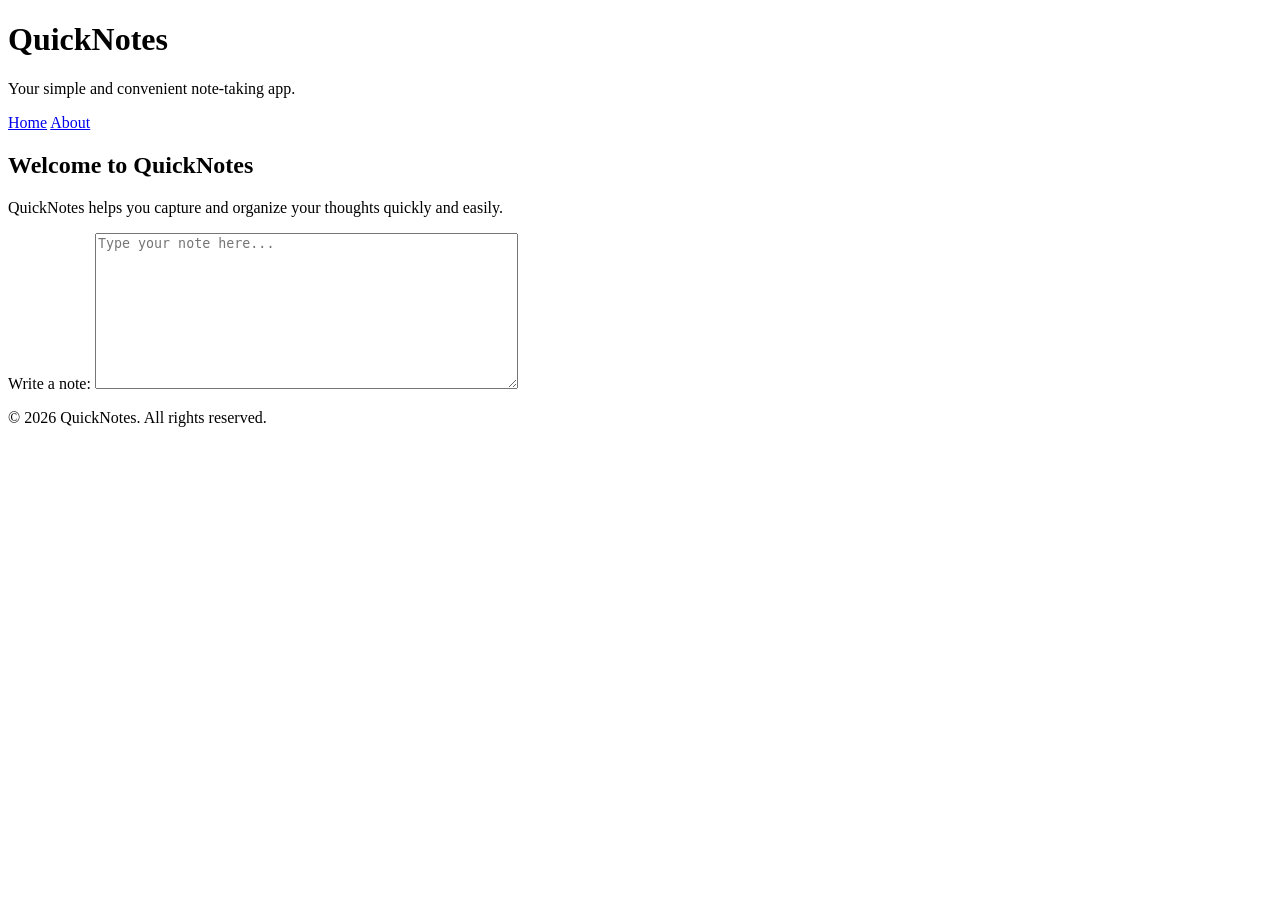
<file: day1/index.html>
<!DOCTYPE html>
<html lang="en">
<head>
    <meta charset="UTF-8">
    <meta name="viewport" content="width=device-width, initial-scale=1.0">
    <title>QuickNotes</title>
</head>
<body>
    <header>
        <h1>QuickNotes</h1>
        <p>Your simple and convenient note-taking app.</p>

        <nav>
            <a href="index.html">Home</a>
            <a href="about.html">About</a>
        </nav>
    </header>

    <main>
        <h2>Welcome to QuickNotes</h2>
        <p>QuickNotes helps you capture and organize your thoughts quickly and easily.</p>

        <label for="note">Write a note:</label>
        <textarea id="note" name="note" rows="10" cols="50"
            placeholder="Type your note here..."></textarea>
    </main>

    <footer>
        <p>&copy; 2026 QuickNotes. All rights reserved.</p>
    </footer>
</body>
</html>
</file>
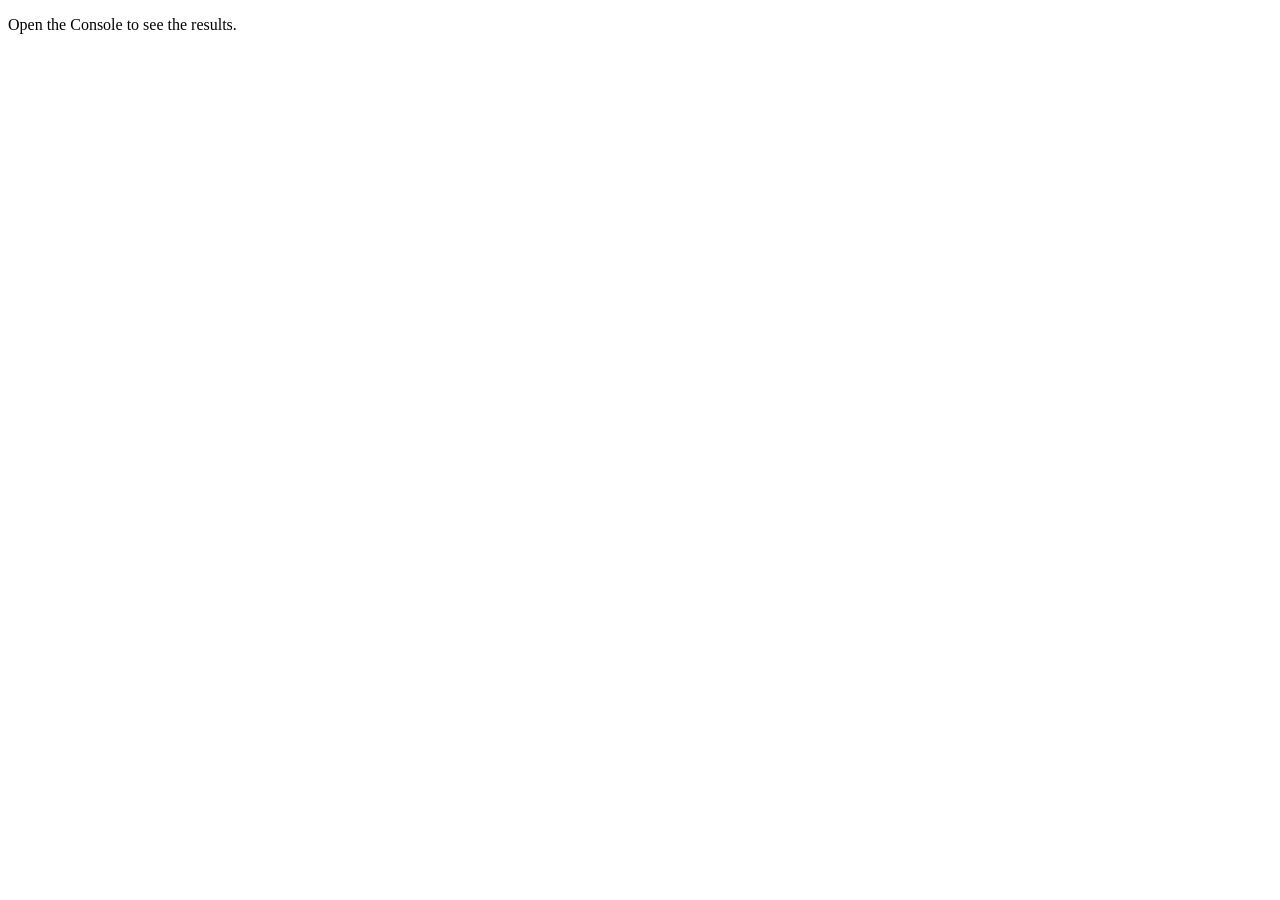
<file: day3/index.html>
<!DOCTYPE html>
<html lang="en">
<head>
    <meta charset="UTF-8">
    <meta name="viewport" content="width=device-width, initial-scale=1.0">
    <title>Notes Toolkit</title>
    <script src="script.js" defer></script>
</head>
<body>
    <p>Open the Console to see the results.</p>
</body>
</html>
</file>
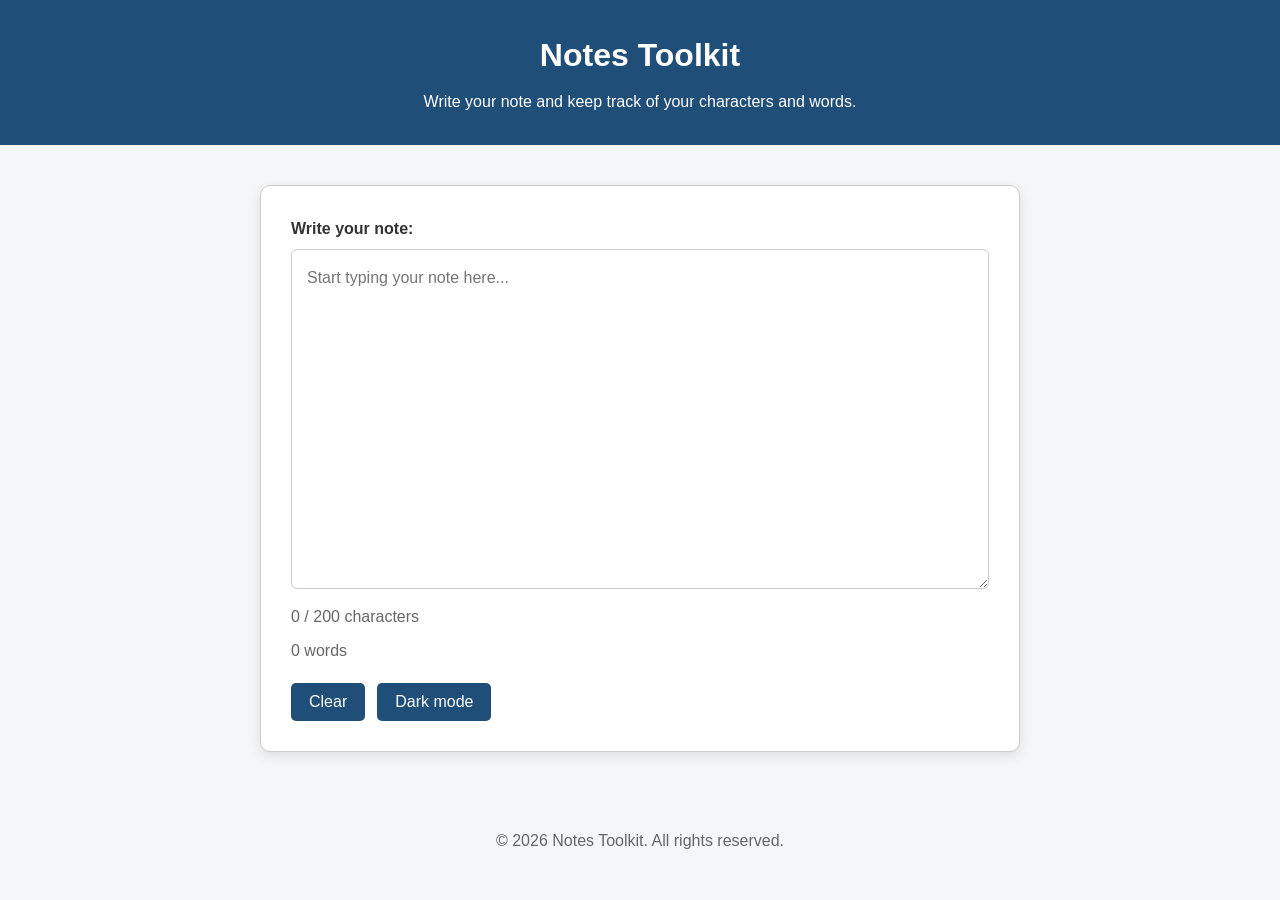
<file: day4/index.html>
<!DOCTYPE html>
<html lang="en">
<head>
    <meta charset="UTF-8">
    <meta name="viewport" content="width=device-width, initial-scale=1.0">
    <title>Live Character Counter and Dark Mode</title>

    <link rel="stylesheet" href="style.css">
    <script src="script.js" defer></script>
</head>
<body>
    <header>
        <h1>Notes Toolkit</h1>
        <p>Write your note and keep track of your characters and words.</p>
    </header>

    <main>
        <section class="note-card">
            <label for="note-text">Write your note:</label>

            <textarea
                id="note-text"
                rows="12"
                maxlength="200"
                placeholder="Start typing your note here..."
            ></textarea>

            <p id="char-count">0 / 200 characters</p>
            <p id="word-count">0 words</p>

            <div class="actions">
                <button type="button" id="clear-btn">Clear</button>
                <button type="button" id="theme-toggle">Dark mode</button>
            </div>
        </section>
    </main>

    <footer>
        <p>&copy; 2026 Notes Toolkit. All rights reserved.</p>
    </footer>
</body>
</html>
</file>
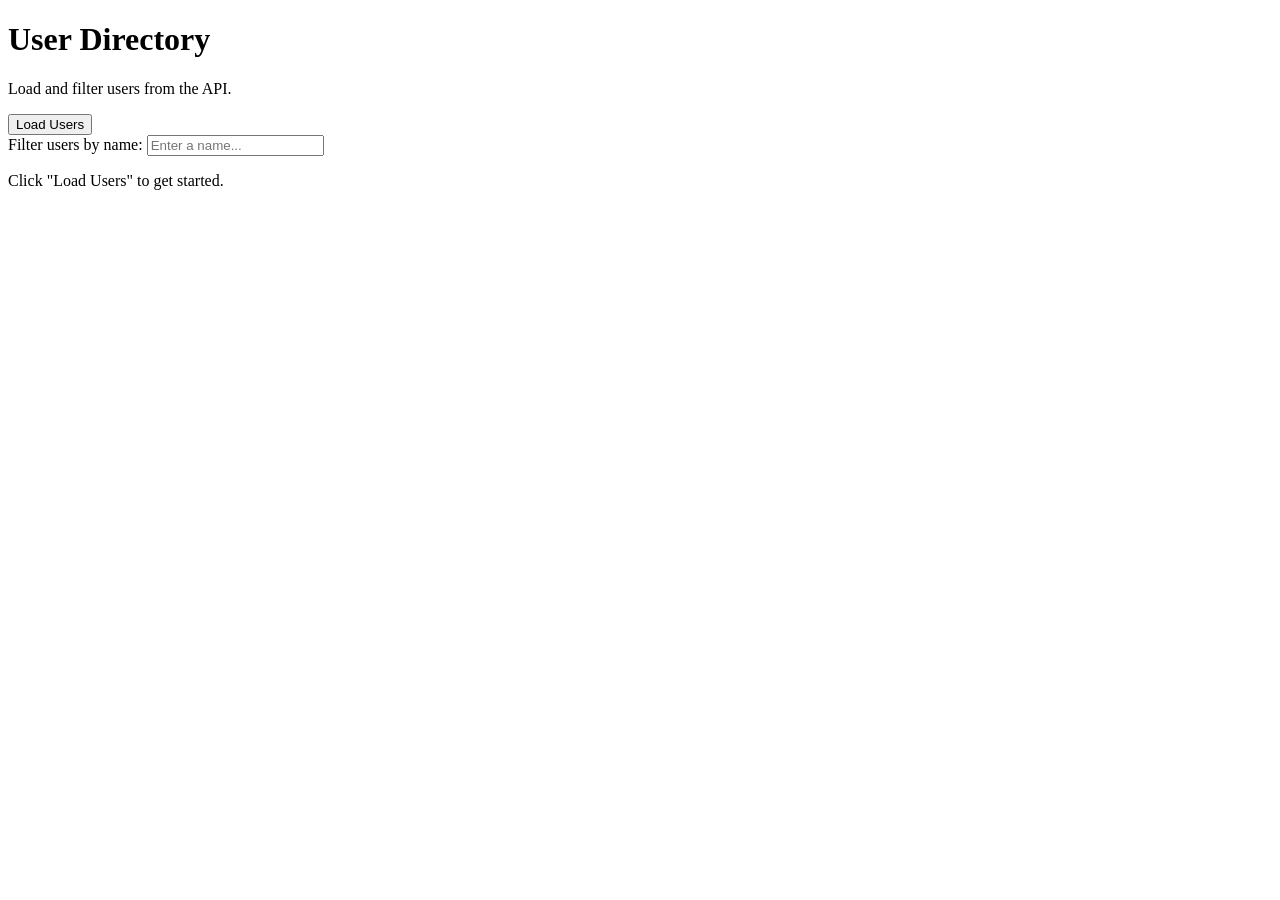
<file: day5/index.html>
<!DOCTYPE html>
<html lang="en">
<head>
    <meta charset="UTF-8">
    <meta name="viewport" content="width=device-width, initial-scale=1.0">
    <title>User Directory</title>
    <script src="users.js" defer></script>
</head>
<body>
    <header>
        <h1>User Directory</h1>
        <p>Load and filter users from the API.</p>
    </header>

    <main>
        <button id="load-users" type="button">Load Users</button>

        <div>
            <label for="filter-input">Filter users by name:</label>
            <input
                type="text"
                id="filter-input"
                placeholder="Enter a name..."
            >
        </div>

        <p id="status" role="status" aria-live="polite">
            Click "Load Users" to get started.
        </p>

        <ul id="users-list"></ul>
    </main>
</body>
</html>
</file>
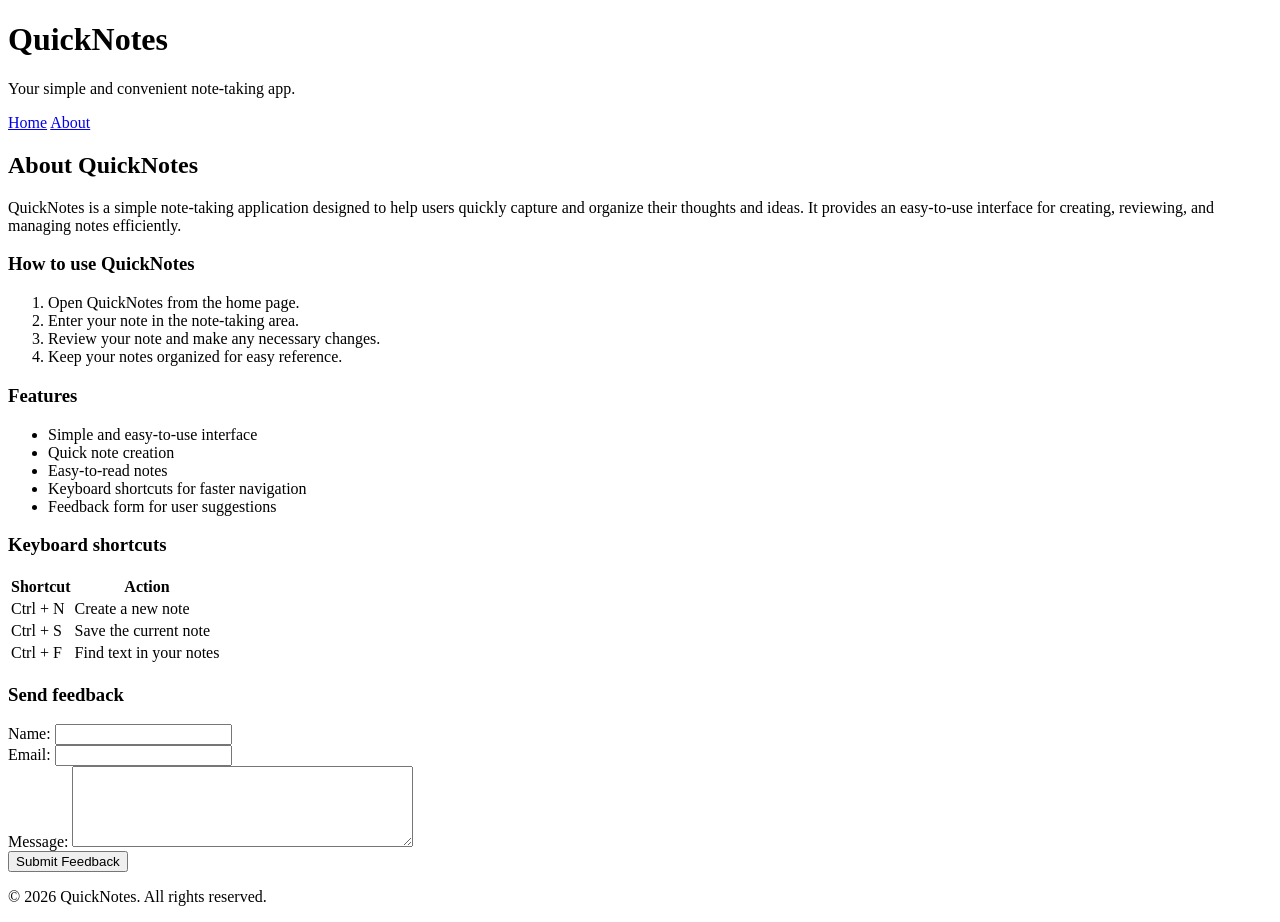
<file: day1/about.html>
<!DOCTYPE html>
<html lang="en">
<head>
    <meta charset="UTF-8">
    <meta name="viewport" content="width=device-width, initial-scale=1.0">
    <title>About QuickNotes</title>
</head>
<body>
    <header>
        <h1>QuickNotes</h1>
        <p>Your simple and convenient note-taking app.</p>

        <nav>
            <a href="index.html">Home</a>
            <a href="about.html">About</a>
        </nav>
    </header>

    <main>
        <h2>About QuickNotes</h2>

        <p>
            QuickNotes is a simple note-taking application designed to help
            users quickly capture and organize their thoughts and ideas.
            It provides an easy-to-use interface for creating, reviewing,
            and managing notes efficiently.
        </p>

        <section>
            <h3>How to use QuickNotes</h3>

            <ol>
                <li>Open QuickNotes from the home page.</li>
                <li>Enter your note in the note-taking area.</li>
                <li>Review your note and make any necessary changes.</li>
                <li>Keep your notes organized for easy reference.</li>
            </ol>
        </section>

        <section>
            <h3>Features</h3>

            <ul>
                <li>Simple and easy-to-use interface</li>
                <li>Quick note creation</li>
                <li>Easy-to-read notes</li>
                <li>Keyboard shortcuts for faster navigation</li>
                <li>Feedback form for user suggestions</li>
            </ul>
        </section>

        <section>
            <h3>Keyboard shortcuts</h3>

            <table>
                <thead>
                    <tr>
                        <th>Shortcut</th>
                        <th>Action</th>
                    </tr>
                </thead>
                <tbody>
                    <tr>
                        <td>Ctrl + N</td>
                        <td>Create a new note</td>
                    </tr>
                    <tr>
                        <td>Ctrl + S</td>
                        <td>Save the current note</td>
                    </tr>
                    <tr>
                        <td>Ctrl + F</td>
                        <td>Find text in your notes</td>
                    </tr>
                </tbody>
            </table>
        </section>

        <section>
            <h3>Send feedback</h3>

            <form action="#" method="post">
                <div>
                    <label for="name">Name:</label>
                    <input type="text" id="name" name="name" required>
                </div>

                <div>
                    <label for="email">Email:</label>
                    <input type="email" id="email" name="email" required>
                </div>

                <div>
                    <label for="message">Message:</label>
                    <textarea id="message" name="message" rows="5" cols="40"
                        required></textarea>
                </div>

                <div>
                    <button type="submit">Submit Feedback</button>
                </div>
            </form>
        </section>
    </main>

    <footer>
        <p>&copy; 2026 QuickNotes. All rights reserved.</p>
    </footer>
</body>
</html>
</file>
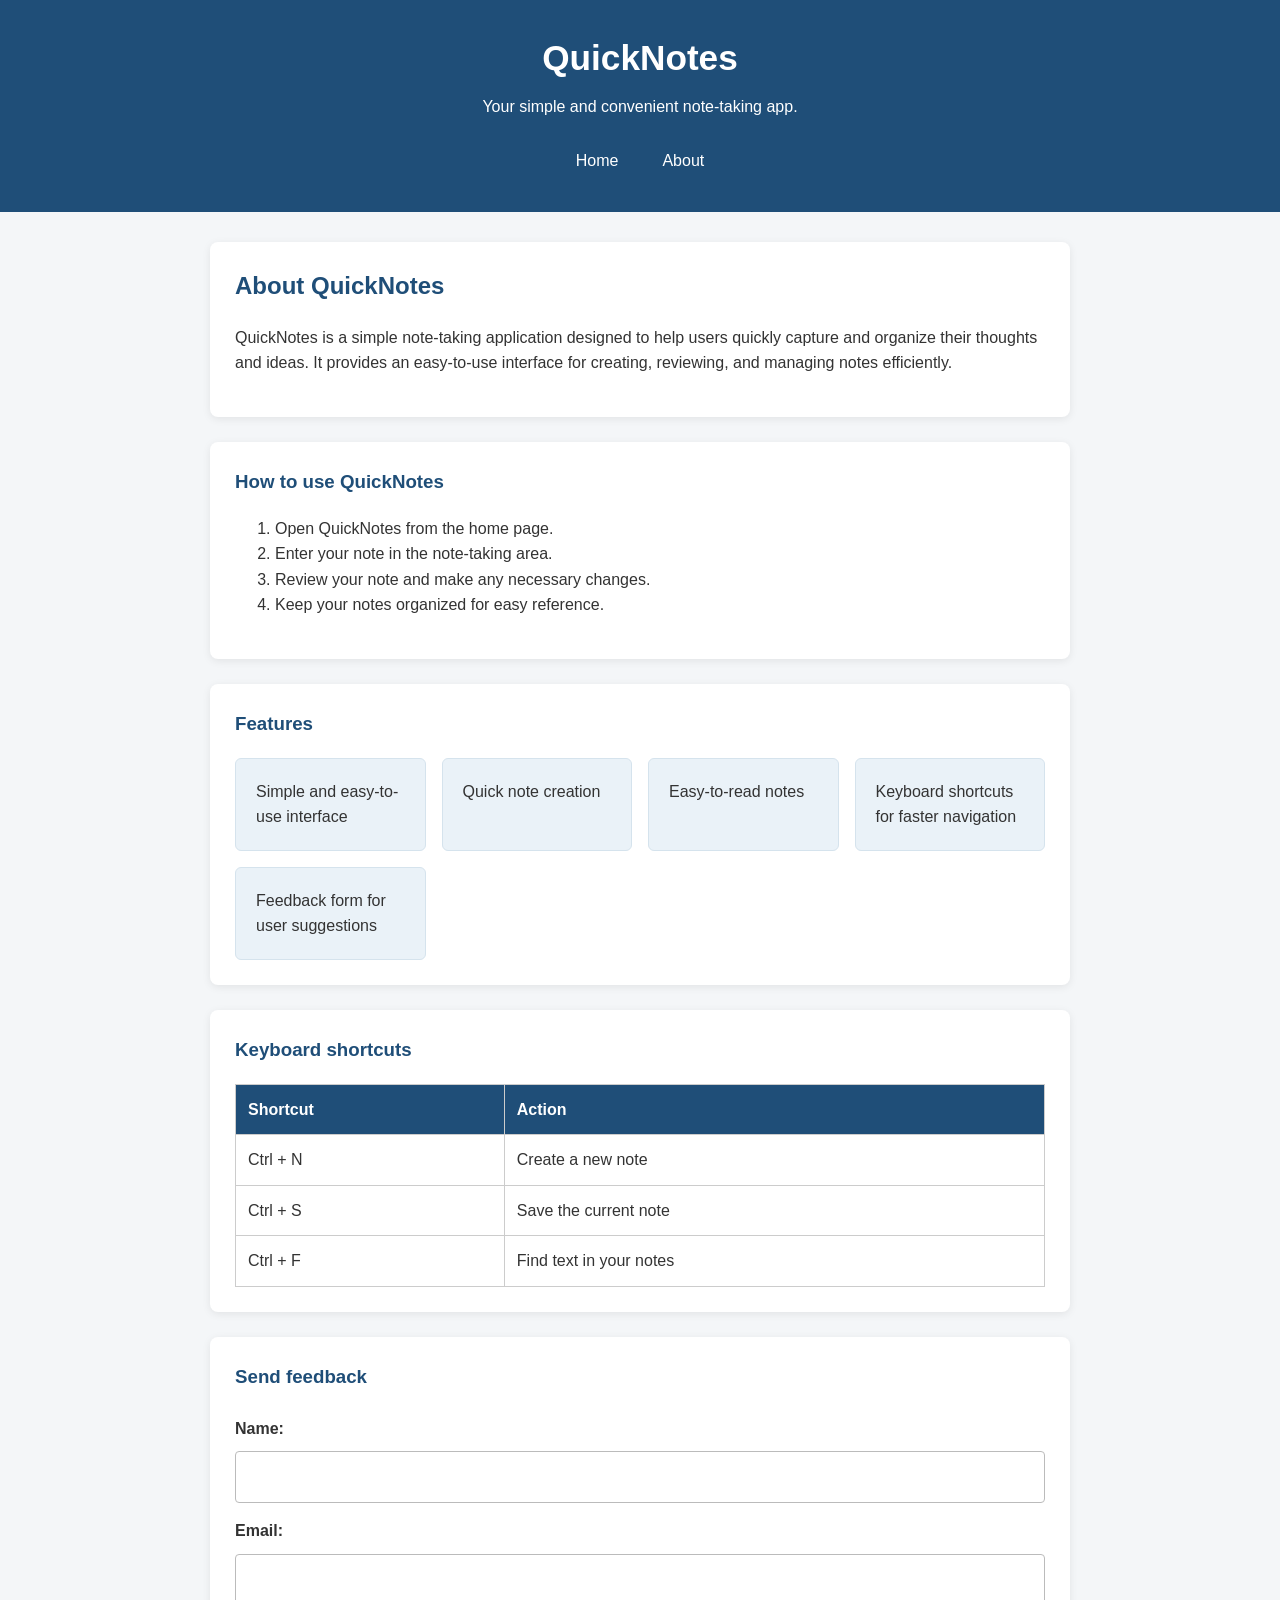
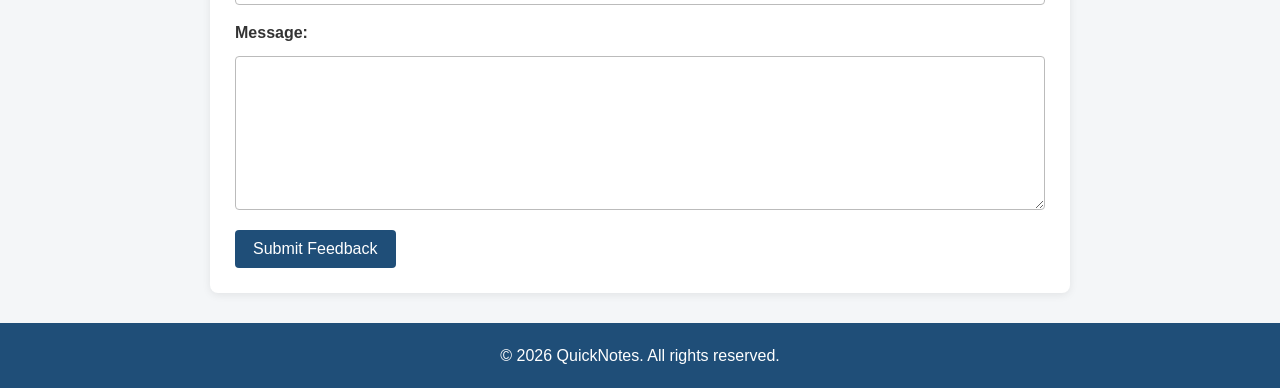
<file: day2/about.html>
<!DOCTYPE html>
<html lang="en">
<head>
    <meta charset="UTF-8">
    <meta name="viewport" content="width=device-width, initial-scale=1.0">
    <title>About QuickNotes</title>
    <link rel="stylesheet" href="style.css">
</head>
<body>
    <header>
        <h1>QuickNotes</h1>
        <p>Your simple and convenient note-taking app.</p>

        <nav>
            <a href="index.html">Home</a>
            <a href="about.html">About</a>
        </nav>
    </header>

    <main>
        <section>
            <h2>About QuickNotes</h2>

            <p>
                QuickNotes is a simple note-taking application designed to
                help users quickly capture and organize their thoughts and
                ideas. It provides an easy-to-use interface for creating,
                reviewing, and managing notes efficiently.
            </p>
        </section>

        <section>
            <h3>How to use QuickNotes</h3>

            <ol>
                <li>Open QuickNotes from the home page.</li>
                <li>Enter your note in the note-taking area.</li>
                <li>Review your note and make any necessary changes.</li>
                <li>Keep your notes organized for easy reference.</li>
            </ol>
        </section>

        <section>
            <h3>Features</h3>

            <ul class="features">
                <li>Simple and easy-to-use interface</li>
                <li>Quick note creation</li>
                <li>Easy-to-read notes</li>
                <li>Keyboard shortcuts for faster navigation</li>
                <li>Feedback form for user suggestions</li>
            </ul>
        </section>

        <section>
            <h3>Keyboard shortcuts</h3>

            <table>
                <thead>
                    <tr>
                        <th>Shortcut</th>
                        <th>Action</th>
                    </tr>
                </thead>

                <tbody>
                    <tr>
                        <td>Ctrl + N</td>
                        <td>Create a new note</td>
                    </tr>
                    <tr>
                        <td>Ctrl + S</td>
                        <td>Save the current note</td>
                    </tr>
                    <tr>
                        <td>Ctrl + F</td>
                        <td>Find text in your notes</td>
                    </tr>
                </tbody>
            </table>
        </section>

        <section>
            <h3>Send feedback</h3>

            <form action="#" method="post">
                <label for="name">Name:</label>
                <input
                    type="text"
                    id="name"
                    name="name"
                    required
                >

                <label for="email">Email:</label>
                <input
                    type="email"
                    id="email"
                    name="email"
                    required
                >

                <label for="message">Message:</label>
                <textarea
                    id="message"
                    name="message"
                    rows="5"
                    required
                ></textarea>

                <button type="submit">Submit Feedback</button>
            </form>
        </section>
    </main>

    <footer>
        <p>&copy; 2026 QuickNotes. All rights reserved.</p>
    </footer>
</body>
</html>
</file>
<file: day4/style.css>
/* ==============================
   CSS Variables
   ============================== */

:root {
    --background-color: #f4f6f8;
    --text-color: #333333;
    --card-color: #ffffff;
    --border-color: #cccccc;
    --primary-color: #1f4e78;
    --primary-hover: #163a5a;
    --muted-color: #666666;
    --warning-color: #d97706;
    --over-color: #dc2626;
}


/* ==============================
   Dark Theme Variables
   ============================== */

body.dark {
    --background-color: #121212;
    --text-color: #eeeeee;
    --card-color: #1e1e1e;
    --border-color: #555555;
    --primary-color: #4f9bd8;
    --primary-hover: #78b5e5;
    --muted-color: #bbbbbb;
    --warning-color: #f59e0b;
    --over-color: #ff4d4d;
}


/* ==============================
   General Styles
   ============================== */

* {
    box-sizing: border-box;
}

body {
    margin: 0;
    font-family: Arial, Helvetica, sans-serif;
    line-height: 1.6;
    background-color: var(--background-color);
    color: var(--text-color);
    transition: background-color 0.3s ease, color 0.3s ease;
}


/* ==============================
   Header
   ============================== */

header {
    text-align: center;
    padding: 30px 20px;
    background-color: var(--primary-color);
    color: white;
}

header h1 {
    margin: 0 0 8px;
}

header p {
    margin: 0;
}


/* ==============================
   Main Content
   ============================== */

main {
    max-width: 800px;
    margin: 40px auto;
    padding: 0 20px;
}

.note-card {
    background-color: var(--card-color);
    padding: 30px;
    border-radius: 10px;
    border: 1px solid var(--border-color);
    box-shadow: 0 4px 12px rgba(0, 0, 0, 0.1);
}


/* ==============================
   Textarea
   ============================== */

label {
    display: block;
    margin-bottom: 8px;
    font-weight: bold;
}

textarea {
    width: 100%;
    min-height: 220px;
    padding: 15px;
    border: 1px solid var(--border-color);
    border-radius: 6px;
    background-color: var(--card-color);
    color: var(--text-color);
    font: inherit;
    resize: vertical;
}

textarea:focus {
    outline: 2px solid var(--primary-color);
}


/* ==============================
   Counters
   ============================== */

#char-count,
#word-count {
    margin: 8px 0;
    color: var(--muted-color);
}

.warning {
    color: var(--warning-color) !important;
}

.over {
    color: var(--over-color) !important;
    font-weight: bold;
}


/* ==============================
   Buttons
   ============================== */

.actions {
    display: flex;
    gap: 12px;
    margin-top: 20px;
}

button {
    padding: 10px 18px;
    border: none;
    border-radius: 5px;
    background-color: var(--primary-color);
    color: white;
    font-size: 1rem;
    cursor: pointer;
    transition: background-color 0.3s ease, transform 0.2s ease;
}

button:hover {
    background-color: var(--primary-hover);
    transform: translateY(-2px);
}


/* ==============================
   Footer
   ============================== */

footer {
    text-align: center;
    padding: 20px;
    color: var(--muted-color);
}


/* ==============================
   Responsive Design
   ============================== */

@media (max-width: 600px) {
    header {
        padding: 20px 10px;
    }

    header h1 {
        font-size: 1.6rem;
    }

    main {
        margin: 20px auto;
        padding: 0 10px;
    }

    .note-card {
        padding: 20px;
    }

    .actions {
        flex-direction: column;
    }

    button {
        width: 100%;
    }
}
</file>
<file: day2/style.css>
/* ==============================
   Box-sizing Reset
   ============================== */

* {
    box-sizing: border-box;
}


/* ==============================
   Base Styles
   ============================== */

body {
    margin: 0;
    font-family: Arial, Helvetica, sans-serif;
    line-height: 1.6;
    background-color: #f4f6f8;
    color: #333;
}


/* ==============================
   Header
   ============================== */

header {
    background-color: #1f4e78;
    color: white;
    text-align: center;
    padding: 30px 20px;
}

header h1 {
    margin: 0 0 8px;
    font-size: 2.2rem;
}

header p {
    margin: 0 0 20px;
    font-size: 1rem;
}


/* ==============================
   Navigation
   ============================== */

nav {
    display: flex;
    justify-content: center;
    align-items: center;
    gap: 16px;
}

nav a {
    color: white;
    text-decoration: none;
    padding: 8px 14px;
    border-radius: 4px;
    transition: background-color 0.3s ease, color 0.3s ease;
}

nav a:hover {
    background-color: white;
    color: #1f4e78;
}


/* ==============================
   Main Content
   ============================== */

main {
    max-width: 900px;
    margin: 30px auto;
    padding: 0 20px;
}

section {
    background-color: white;
    padding: 25px;
    margin-bottom: 25px;
    border-radius: 8px;
    box-shadow: 0 2px 8px rgba(0, 0, 0, 0.08);
}

section h2,
section h3 {
    margin-top: 0;
    color: #1f4e78;
}


/* ==============================
   Features Grid
   ============================== */

.features {
    display: grid;
    grid-template-columns: repeat(auto-fit, minmax(180px, 1fr));
    gap: 16px;
    list-style: none;
    padding: 0;
    margin: 0;
}

.features li {
    background-color: #eaf2f8;
    padding: 20px;
    border-radius: 6px;
    border: 1px solid #d5e3ed;
}


/* ==============================
   Keyboard Shortcuts Table
   ============================== */

table {
    width: 100%;
    border-collapse: collapse;
}

th,
td {
    border: 1px solid #ccc;
    padding: 12px;
    text-align: left;
}

th {
    background-color: #1f4e78;
    color: white;
}


/* ==============================
   Feedback Form
   ============================== */

form {
    display: flex;
    flex-direction: column;
    gap: 10px;
}

form label {
    font-weight: bold;
    margin-top: 5px;
}

form input,
form textarea {
    width: 100%;
    padding: 12px;
    border: 1px solid #bbb;
    border-radius: 4px;
    font: inherit;
}

form textarea {
    resize: vertical;
}

button {
    width: fit-content;
    margin-top: 10px;
    padding: 10px 18px;
    border: none;
    border-radius: 4px;
    background-color: #1f4e78;
    color: white;
    font-size: 1rem;
    cursor: pointer;
    transition: background-color 0.3s ease, transform 0.2s ease;
}

button:hover {
    background-color: #163a5a;
    transform: translateY(-2px);
}


/* ==============================
   Footer
   ============================== */

footer {
    background-color: #1f4e78;
    color: white;
    text-align: center;
    padding: 20px;
}

footer p {
    margin: 0;
}


/* ==============================
   Responsive Design
   ============================== */

@media (max-width: 600px) {
    header {
        padding: 20px 10px;
    }

    header h1 {
        font-size: 1.7rem;
    }

    header p {
        font-size: 0.9rem;
    }

    main {
        margin: 20px auto;
        padding: 0 10px;
    }

    section {
        padding: 18px;
    }

    nav {
        gap: 16px;
    }

    table {
        font-size: 0.9rem;
    }

    th,
    td {
        padding: 8px;
    }
}
</file>
